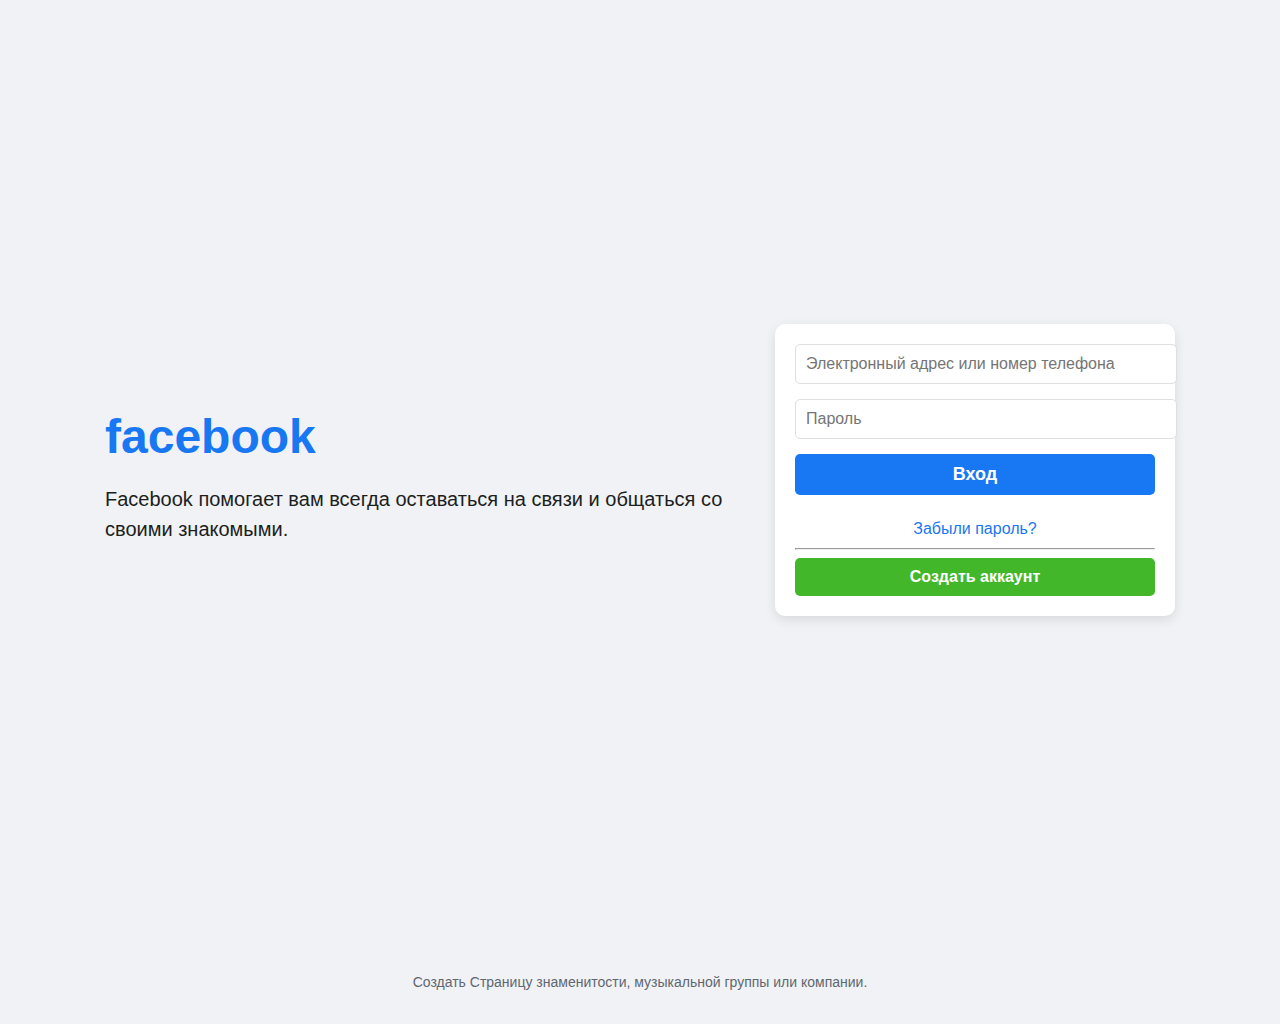
<file: LAB2/facebook/index.html>
<!DOCTYPE html>
<html lang="en">
<head>
    <meta charset="UTF-8">
    <meta name="viewport" content="width=device-width, initial-scale=1.0">
    <title>Facebook Login</title>
    <link rel="stylesheet" href="styles.css">
</head>
<body>
    <div class="container">
        <div class="left-section">
            <h1>facebook</h1>
            <p>Facebook помогает вам всегда оставаться на связи и общаться со своими знакомыми.</p>
        </div>
        <div class="right-section">
            <form class="login-form">
                <input type="text" placeholder="Электронный адрес или номер телефона" required>
                <input type="password" placeholder="Пароль" required>
                <button type="submit" class="login-button">Вход</button>
                <a href="#" class="forgot-password">Забыли пароль?</a>
                <hr>
                <button class="create-account-button">Создать аккаунт</button>
            </form>
        </div>
    </div>
    <footer>
        <p>Создать Страницу знаменитости, музыкальной группы или компании.</p>
    </footer>
</body>
</html>
</file>
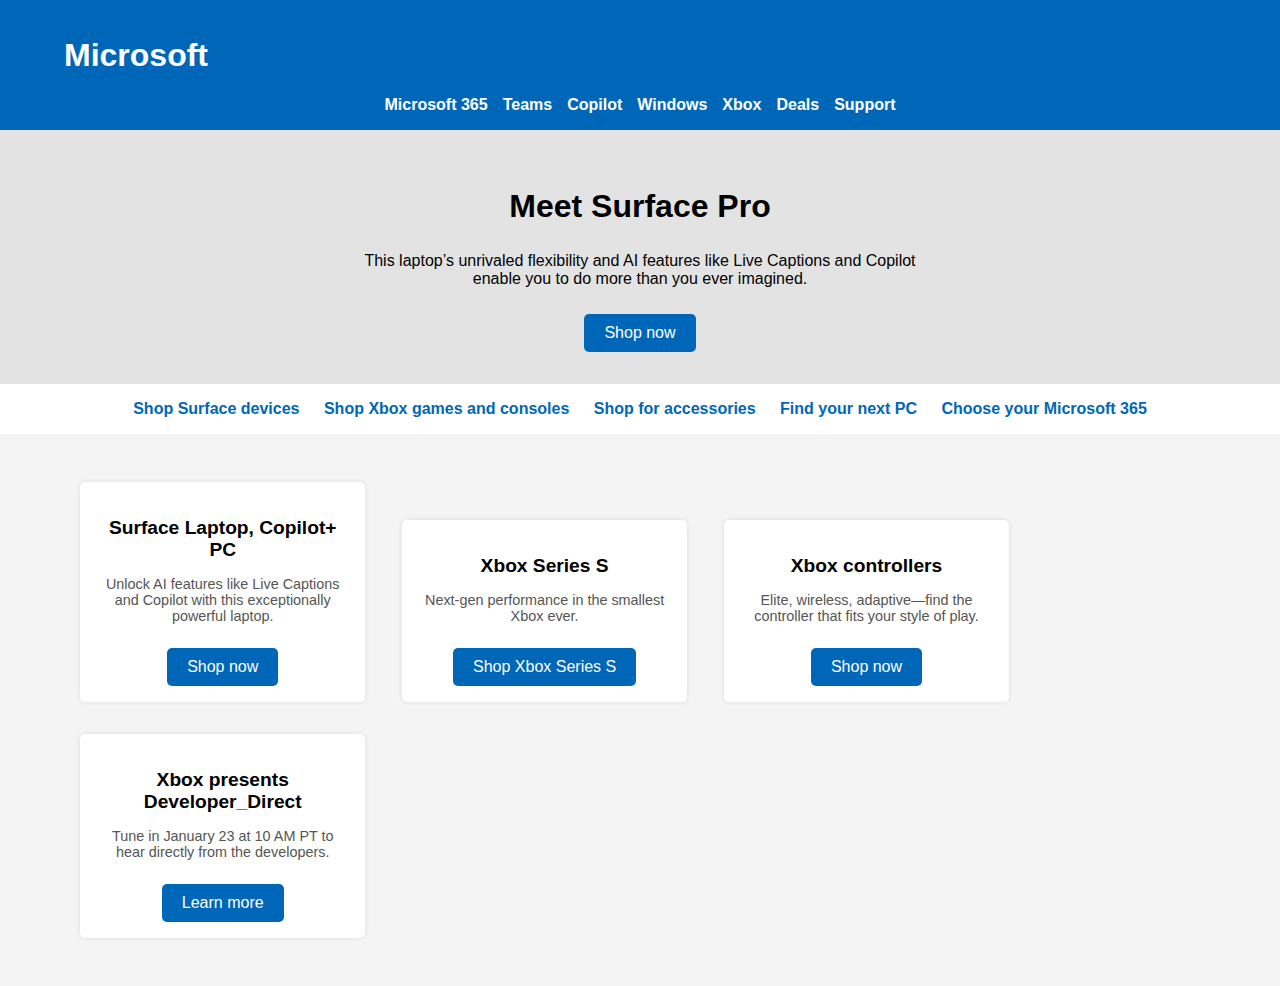
<file: LAB2/Microsoft/index.html>
<!DOCTYPE html>
<html lang="en">
<head>
    <meta charset="UTF-8">
    <meta name="viewport" content="width=device-width, initial-scale=1.0">
    <title>Microsoft Homepage</title>
    <link rel="stylesheet" href="style.css">
</head>
<body>
    <header class="top-bar">
        <div class="container">
            <h1>Microsoft</h1>
            <nav>
                <a href="#">Microsoft 365</a>
                <a href="#">Teams</a>
                <a href="#">Copilot</a>
                <a href="#">Windows</a>
                <a href="#">Xbox</a>
                <a href="#">Deals</a>
                <a href="#">Support</a>
            </nav>
        </div>
    </header>
    <main>
        <section class="hero">
            <div class="hero-content">
                <h2>Meet Surface Pro</h2>
                <p>This laptop’s unrivaled flexibility and AI features like Live Captions and Copilot enable you to do more than you ever imagined.</p>
                <a href="#" class="btn">Shop now</a>
            </div>
        </section>
        <section class="links">
            <div class="container">
                <a href="#">Shop Surface devices</a>
                <a href="#">Shop Xbox games and consoles</a>
                <a href="#">Shop for accessories</a>
                <a href="#">Find your next PC</a>
                <a href="#">Choose your Microsoft 365</a>
            </div>
        </section>
        <section class="products">
            <div class="container">
                <div class="product-card">
                    <h3>Surface Laptop, Copilot+ PC</h3>
                    <p>Unlock AI features like Live Captions and Copilot with this exceptionally powerful laptop.</p>
                    <a href="#" class="btn">Shop now</a>
                </div>
                <div class="product-card">
                    <h3>Xbox Series S</h3>
                    <p>Next-gen performance in the smallest Xbox ever.</p>
                    <a href="#" class="btn">Shop Xbox Series S</a>
                </div>
                <div class="product-card">
                    <h3>Xbox controllers</h3>
                    <p>Elite, wireless, adaptive—find the controller that fits your style of play.</p>
                    <a href="#" class="btn">Shop now</a>
                </div>
                <div class="product-card">
                    <h3>Xbox presents Developer_Direct</h3>
                    <p>Tune in January 23 at 10 AM PT to hear directly from the developers.</p>
                    <a href="#" class="btn">Learn more</a>
                </div>
            </div>
        </section>
    </main>
</body>
</html>
</file>
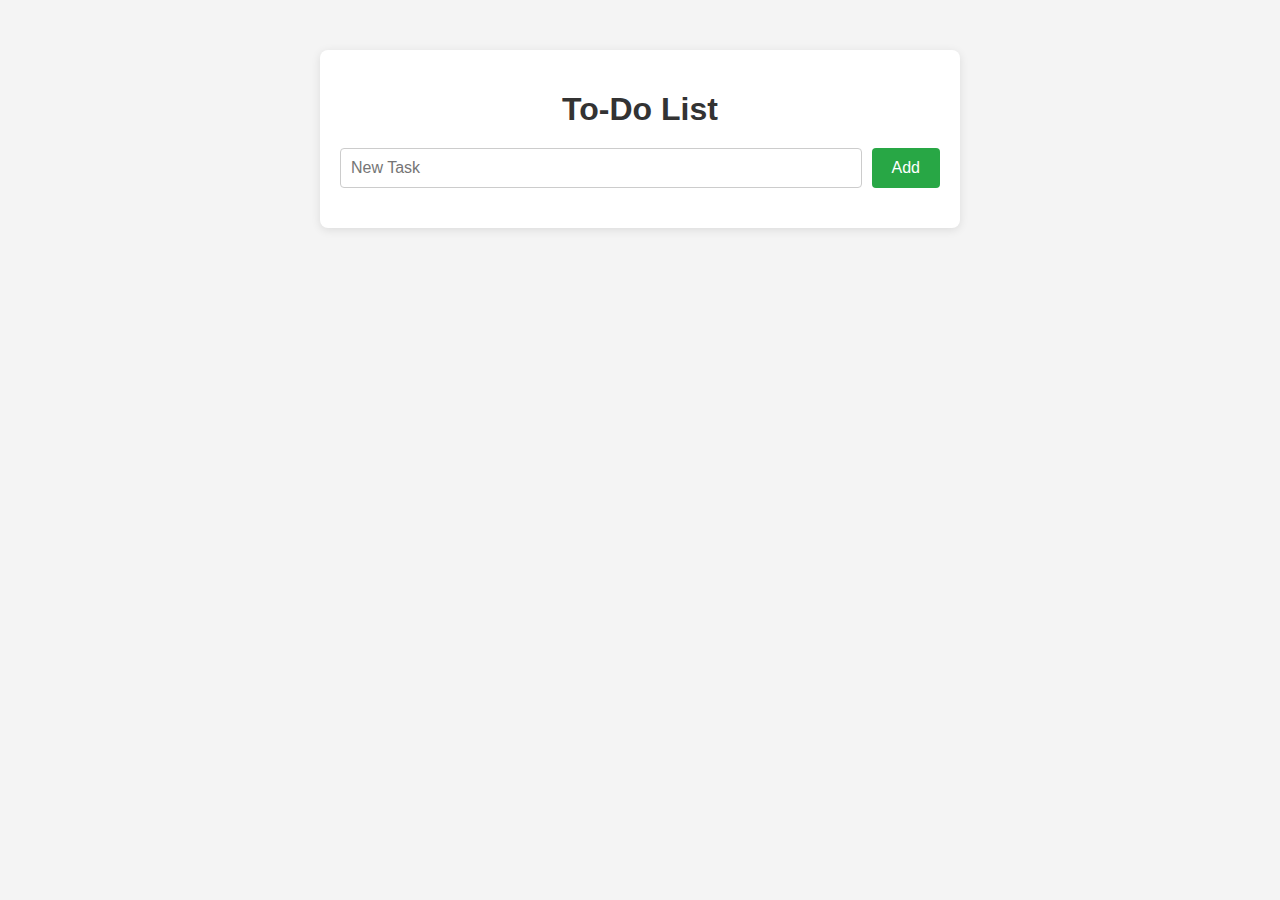
<file: LAB3/TO DO LIST/index.html>
<!DOCTYPE html>
<html lang="en">
<head>
    <meta charset="UTF-8">
    <meta name="viewport" content="width=device-width, initial-scale=1.0">
    <title>To-Do List</title>
    <link rel="stylesheet" href="styles.css">
</head>
<body>
    <div class="container">
        <h1>To-Do List</h1>
        <div class="task-input">
            <input type="text" id="new-task" placeholder="New Task">
            <button onclick="addTask()">Add</button>
        </div>
        <ul id="task-list"></ul>
    </div>
    <script src="script.js"></script>
</body>
</html>
</file>
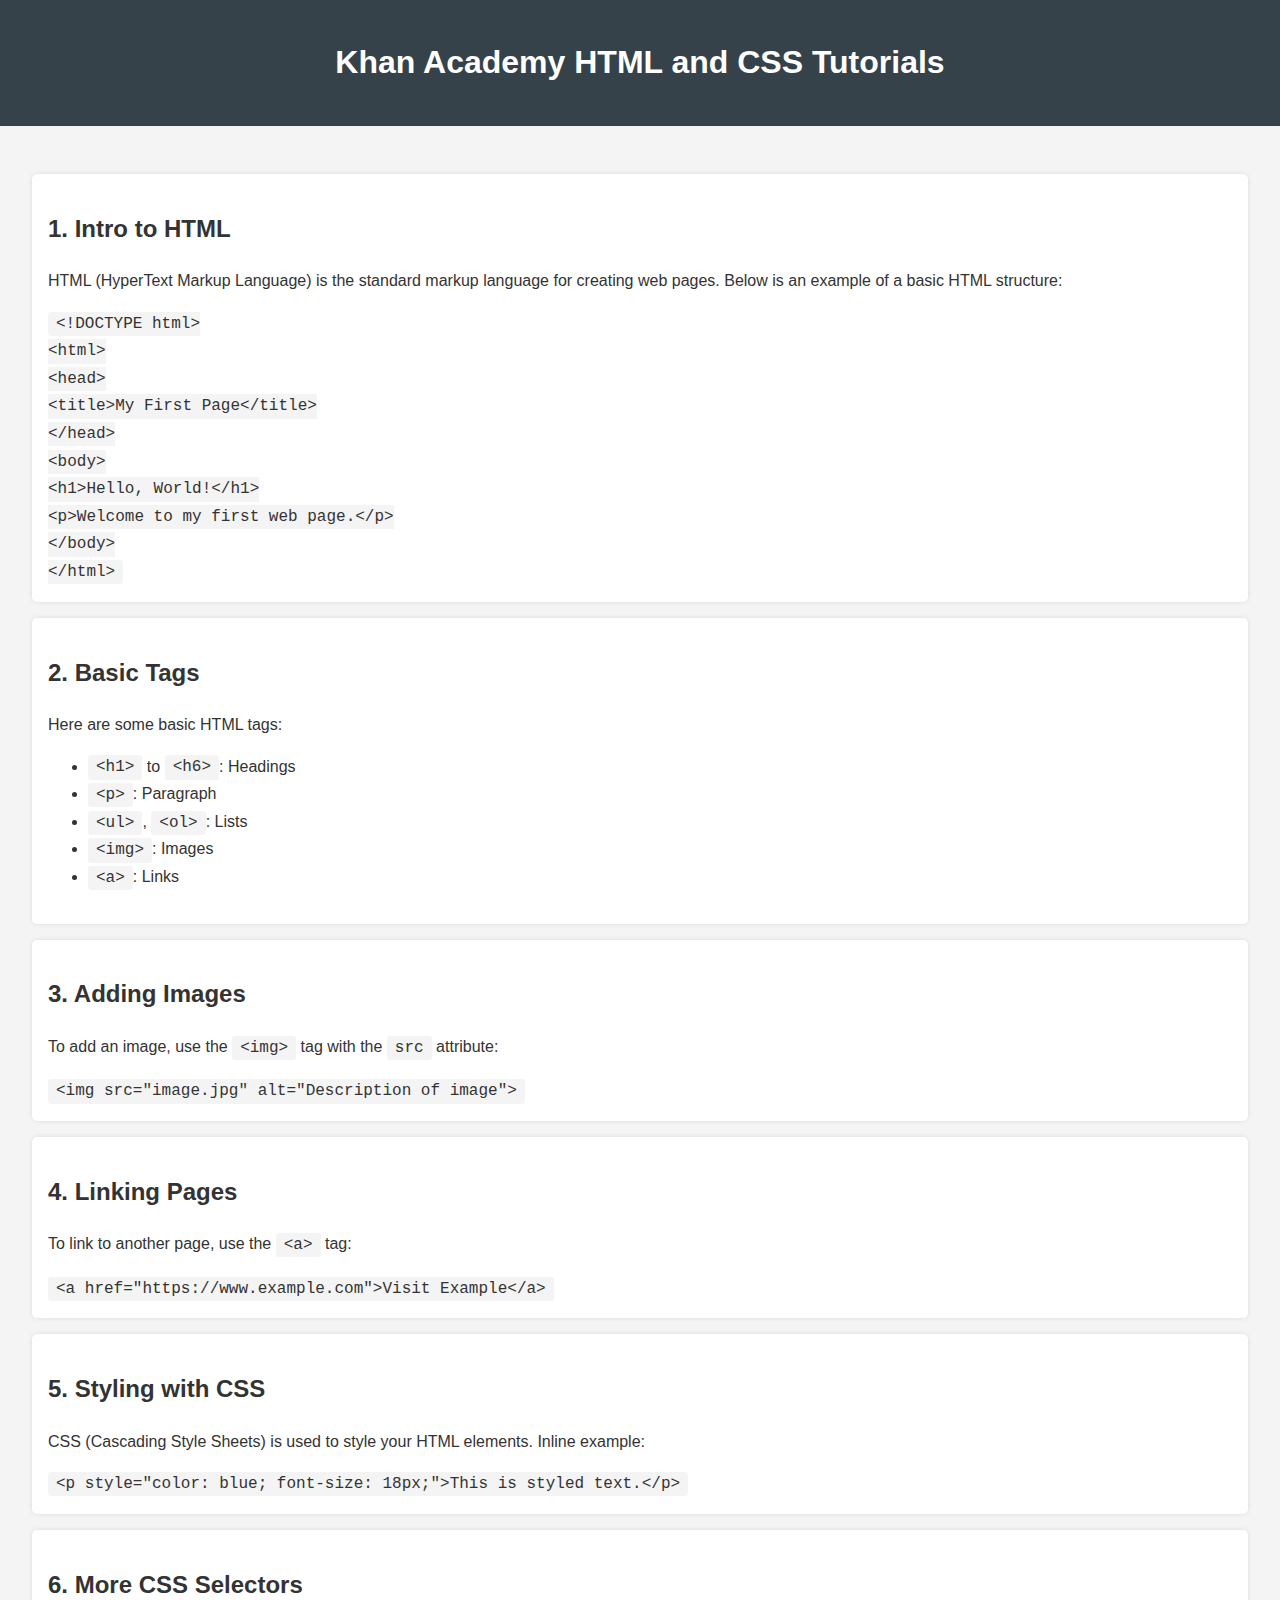
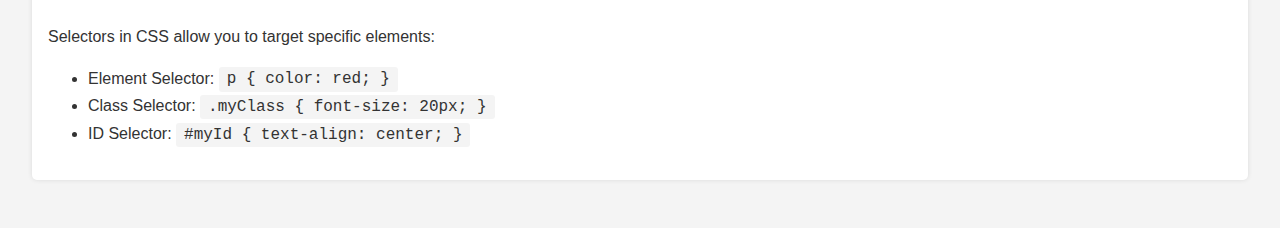
<file: LAB1/khanacademy/khan.html>
<!DOCTYPE html>
<html lang="en">
<head>
    <meta charset="UTF-8">
    <meta name="viewport" content="width=device-width, initial-scale=1.0">
    <title>Khan Academy HTML and CSS</title>
    <style>
        /* Basic CSS for styling */
        body {
            font-family: Arial, sans-serif;
            line-height: 1.6;
            margin: 0;
            padding: 0;
            background-color: #f4f4f4;
            color: #333;
        }

        header {
            background: #35424a;
            color: #ffffff;
            padding: 1rem 0;
            text-align: center;
        }

        section {
            padding: 2rem;
        }

        article {
            background: #ffffff;
            margin: 1rem 0;
            padding: 1rem;
            border-radius: 5px;
            box-shadow: 0 0 5px rgba(0, 0, 0, 0.1);
        }

        code {
            background: #f4f4f4;
            padding: 0.2rem 0.5rem;
            border-radius: 3px;
            font-family: "Courier New", Courier, monospace;
        }
    </style>
</head>
<body>
    <header>
        <h1>Khan Academy HTML and CSS Tutorials</h1>
    </header>

    <section>
        <article>
            <h2>1. Intro to HTML</h2>
            <p>HTML (HyperText Markup Language) is the standard markup language for creating web pages. Below is an example of a basic HTML structure:</p>
            <code>
                &lt;!DOCTYPE html&gt;<br>
                &lt;html&gt;<br>
                &lt;head&gt;<br>
                &lt;title&gt;My First Page&lt;/title&gt;<br>
                &lt;/head&gt;<br>
                &lt;body&gt;<br>
                &lt;h1&gt;Hello, World!&lt;/h1&gt;<br>
                &lt;p&gt;Welcome to my first web page.&lt;/p&gt;<br>
                &lt;/body&gt;<br>
                &lt;/html&gt;
            </code>
        </article>

        <article>
            <h2>2. Basic Tags</h2>
            <p>Here are some basic HTML tags:</p>
            <ul>
                <li><code>&lt;h1&gt;</code> to <code>&lt;h6&gt;</code>: Headings</li>
                <li><code>&lt;p&gt;</code>: Paragraph</li>
                <li><code>&lt;ul&gt;</code>, <code>&lt;ol&gt;</code>: Lists</li>
                <li><code>&lt;img&gt;</code>: Images</li>
                <li><code>&lt;a&gt;</code>: Links</li>
            </ul>
        </article>

        <article>
            <h2>3. Adding Images</h2>
            <p>To add an image, use the <code>&lt;img&gt;</code> tag with the <code>src</code> attribute:</p>
            <code>
                &lt;img src="image.jpg" alt="Description of image"&gt;
            </code>
        </article>

        <article>
            <h2>4. Linking Pages</h2>
            <p>To link to another page, use the <code>&lt;a&gt;</code> tag:</p>
            <code>
                &lt;a href="https://www.example.com"&gt;Visit Example&lt;/a&gt;
            </code>
        </article>

        <article>
            <h2>5. Styling with CSS</h2>
            <p>CSS (Cascading Style Sheets) is used to style your HTML elements. Inline example:</p>
            <code>
                &lt;p style="color: blue; font-size: 18px;"&gt;This is styled text.&lt;/p&gt;
            </code>
        </article>

        <article>
            <h2>6. More CSS Selectors</h2>
            <p>Selectors in CSS allow you to target specific elements:</p>
            <ul>
                <li>Element Selector: <code>p { color: red; }</code></li>
                <li>Class Selector: <code>.myClass { font-size: 20px; }</code></li>
                <li>ID Selector: <code>#myId { text-align: center; }</code></li>
            </ul>
        </article>
    </section>
</body>
</html>
</file>
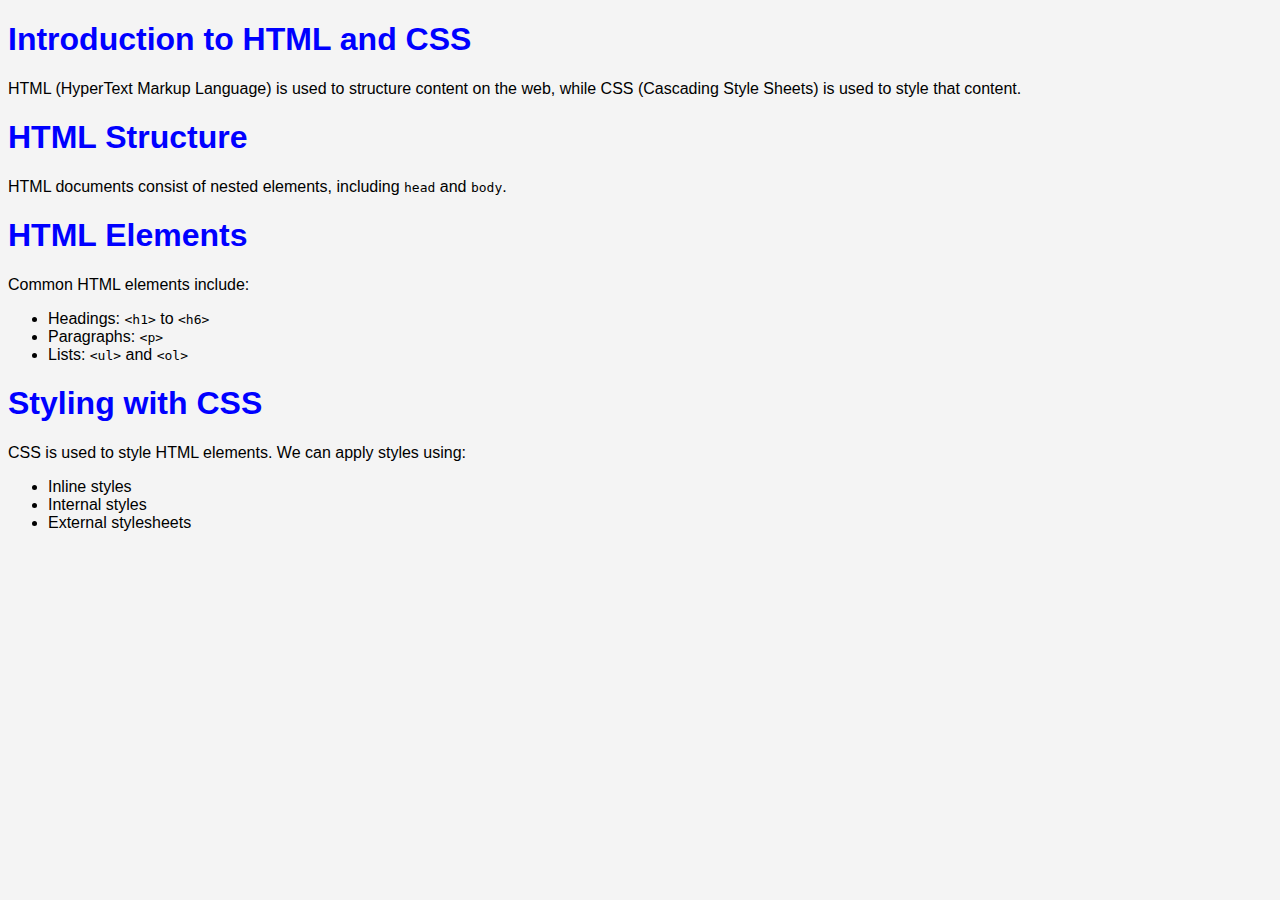
<file: LAB1/udacity/udacity.html>
<!-- ====================================== -->
<!-- Lesson 1: Introduction to HTML and CSS -->
<!DOCTYPE html>
<html>
<head>
    <title>Introduction to HTML and CSS</title>
</head>
<body>
    <h1>Introduction to HTML and CSS</h1>
    <p>HTML (HyperText Markup Language) is used to structure content on the web, while CSS (Cascading Style Sheets) is used to style that content.</p>
</body>
</html>

<!-- ====================================== -->
<!-- Lesson 2: HTML Structure -->
<!DOCTYPE html>
<html>
<head>
    <title>HTML Structure</title>
</head>
<body>
    <h1>HTML Structure</h1>
    <p>HTML documents consist of nested elements, including <code>head</code> and <code>body</code>.</p>
</body>
</html>

<!-- ====================================== -->
<!-- Lesson 3: HTML Elements -->
<!DOCTYPE html>
<html>
<head>
    <title>HTML Elements</title>
</head>
<body>
    <h1>HTML Elements</h1>
    <p>Common HTML elements include:</p>
    <ul>
        <li>Headings: <code>&lt;h1&gt;</code> to <code>&lt;h6&gt;</code></li>
        <li>Paragraphs: <code>&lt;p&gt;</code></li>
        <li>Lists: <code>&lt;ul&gt;</code> and <code>&lt;ol&gt;</code></li>
    </ul>
</body>
</html>

<!-- ====================================== -->
<!-- Lesson 4: Styling with CSS -->
<!DOCTYPE html>
<html>
<head>
    <title>Styling with CSS</title>
    <style>
        body {
            font-family: Arial, sans-serif;
            background-color: #f4f4f4;
        }
        h1 {
            color: blue;
        }
    </style>
</head>
<body>
    <h1>Styling with CSS</h1>
    <p>CSS is used to style HTML elements. We can apply styles using:</p>
    <ul>
        <li>Inline styles</li>
        <li>Internal styles</li>
        <li>External stylesheets</li>
    </ul>
</body>
</html>
</file>
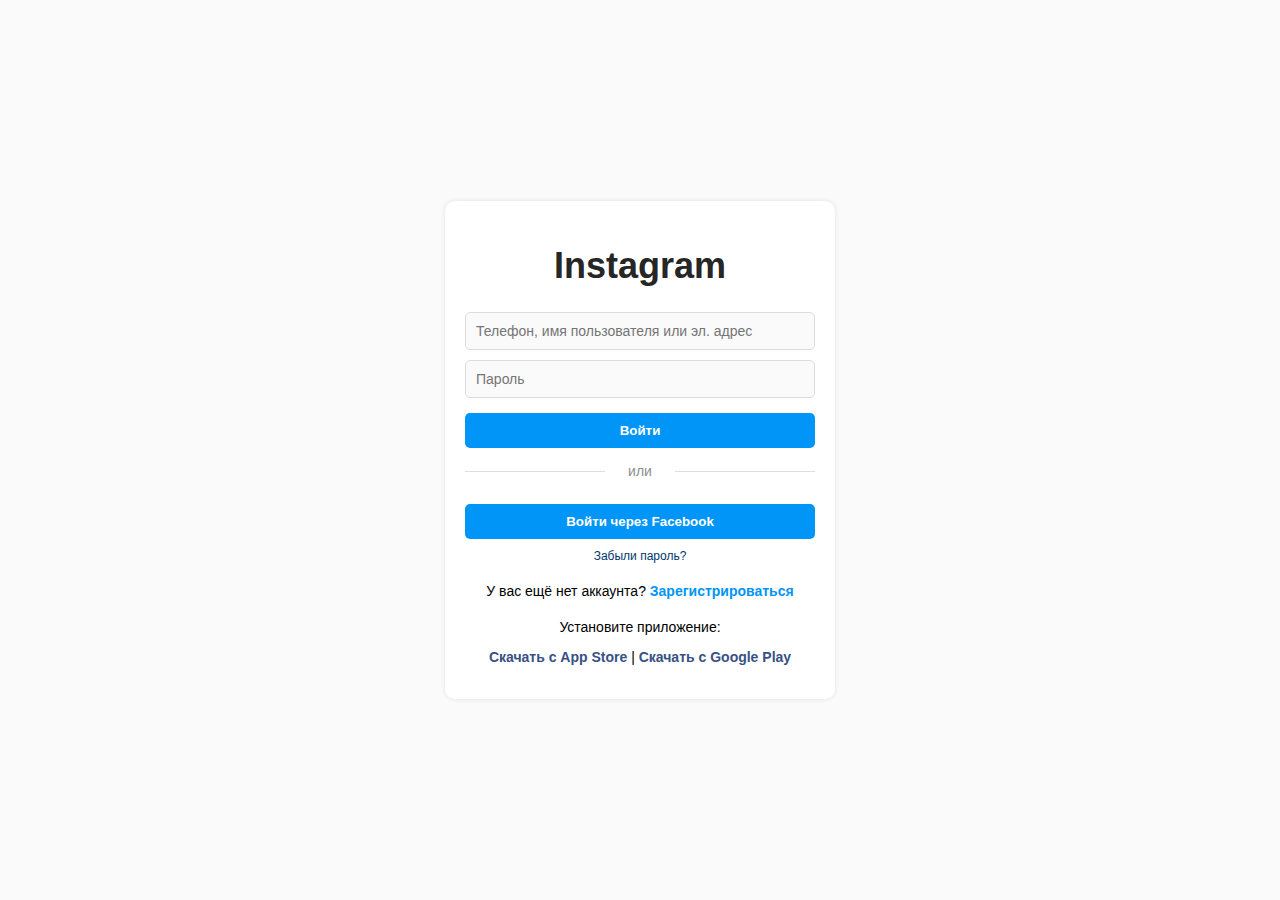
<file: LAB2/IG/ig.html>
<!DOCTYPE html>
<html lang="en">
<head>
    <meta charset="UTF-8">
    <meta name="viewport" content="width=device-width, initial-scale=1.0">
    <title>Instagram Login</title>
    <link rel="stylesheet" href="style.css">
</head>
<body>
    <div class="login-container">
        <h1 class="logo">Instagram</h1>
        <form class="login-form">
            <input type="text" placeholder="Телефон, имя пользователя или эл. адрес" required>
            <input type="password" placeholder="Пароль" required>
            <button type="submit">Войти</button>
            <div class="divider">или</div>
            <button class="facebook-login" type="button">Войти через Facebook</button>
            <a href="#" class="forgot-password">Забыли пароль?</a>
        </form>
        <div class="signup">
            <p>У вас ещё нет аккаунта? <a href="#">Зарегистрироваться</a></p>
        </div>
        <div class="download-app">
            <p>Установите приложение:</p>
            <p>
                <a href="#">Скачать с App Store</a> | 
                <a href="#">Скачать с Google Play</a>
            </p>
        </div>
    </div>
</body>
</html>
</file>
<file: LAB2/facebook/styles.css>
body {
    margin: 0;
    padding: 0;
    font-family: Arial, sans-serif;
    background-color: #f0f2f5;
    color: #1c1e21;
}


.container {
    display: flex;
    justify-content: center;
    align-items: center;
    min-height: 100vh;
    padding: 20px;
}


.left-section {
    max-width: 50%;
    text-align: left;
    margin-right: 50px;
}

.left-section h1 {
    color: #1877f2;
    font-size: 48px;
    margin-bottom: 10px;
}

.left-section p {
    font-size: 20px;
    line-height: 1.5;
}


.right-section {
    background: white;
    padding: 20px;
    border-radius: 10px;
    box-shadow: 0 4px 12px rgba(0, 0, 0, 0.1);
    width: 100%;
    max-width: 360px;
}

.login-form input {
    width: 100%;
    padding: 10px;
    margin-bottom: 15px;
    border: 1px solid #dddfe2;
    border-radius: 5px;
    font-size: 16px;
}

.login-button {
    width: 100%;
    padding: 10px;
    background-color: #1877f2;
    color: white;
    font-size: 18px;
    font-weight: bold;
    border: none;
    border-radius: 5px;
    cursor: pointer;
    margin-bottom: 15px;
}

.login-button:hover {
    background-color: #165eab;
}

.forgot-password {
    display: block;
    text-align: center;
    margin: 10px 0;
    color: #1877f2;
    text-decoration: none;
}

.forgot-password:hover {
    text-decoration: underline;
}

.create-account-button {
    width: 100%;
    padding: 10px;
    background-color: #42b72a;
    color: white;
    font-size: 16px;
    font-weight: bold;
    border: none;
    border-radius: 5px;
    cursor: pointer;
}

.create-account-button:hover {
    background-color: #36a420;
}

footer {
    text-align: center;
    padding: 20px;
    font-size: 14px;
    color: #606770;
}
</file>
<file: LAB2/Microsoft/style.css>
body {
    font-family: Arial, sans-serif;
    margin: 0;
    padding: 0;
    background-color: #f4f4f4;
}

.container {
    width: 90%;
    margin: 0 auto;
}

.top-bar {
    background-color: #0067b8;
    color: white;
    padding: 1rem 0;
}

.top-bar nav {
    display: flex;
    justify-content: center;
    gap: 15px;
}

.top-bar nav a {
    color: white;
    text-decoration: none;
    font-weight: bold;
}

.hero {
    background-color: #e3e3e3;
    text-align: center;
    padding: 2rem 0;
}

.hero h2 {
    font-size: 2rem;
}

.hero-content {
    max-width: 600px;
    margin: 0 auto;
}

.btn {
    display: inline-block;
    background-color: #0067b8;
    color: white;
    padding: 10px 20px;
    margin-top: 10px;
    text-decoration: none;
    border-radius: 5px;
}

.links {
    background-color: #fff;
    padding: 1rem 0;
    text-align: center;
}

.links a {
    margin: 0 10px;
    text-decoration: none;
    color: #0067b8;
    font-weight: bold;
}

.products {
    padding: 2rem 0;
}

.product-card {
    background: white;
    margin: 1rem;
    padding: 1rem;
    border-radius: 5px;
    box-shadow: 0 0 5px rgba(0, 0, 0, 0.1);
    text-align: center;
    display: inline-block;
    width: 22%;
}

.product-card h3 {
    font-size: 1.2rem;
    margin-bottom: 10px;
}

.product-card p {
    font-size: 0.9rem;
    color: #555;
}
</file>
<file: LAB3/TO DO LIST/styles.css>
body {
    font-family: Arial, sans-serif;
    margin: 0;
    padding: 0;
    background-color: #f4f4f4;
    color: #333;
}

.container {
    width: 100%;
    max-width: 600px;
    margin: 50px auto;
    background: #fff;
    padding: 20px;
    border-radius: 8px;
    box-shadow: 0 2px 10px rgba(0, 0, 0, 0.1);
}

h1 {
    text-align: center;
    margin-bottom: 20px;
}

.task-input {
    display: flex;
    margin-bottom: 20px;
}

.task-input input {
    flex: 1;
    padding: 10px;
    font-size: 16px;
    border: 1px solid #ccc;
    border-radius: 4px;
}

.task-input button {
    padding: 10px 20px;
    font-size: 16px;
    border: none;
    background: #28a745;
    color: white;
    border-radius: 4px;
    cursor: pointer;
    margin-left: 10px;
}

.task-input button:hover {
    background: #218838;
}

ul {
    list-style-type: none;
    padding: 0;
}

li {
    display: flex;
    justify-content: space-between;
    align-items: center;
    padding: 10px;
    border: 1px solid #ddd;
    margin-bottom: 10px;
    border-radius: 4px;
    background: #f9f9f9;
}

li.completed {
    text-decoration: line-through;
    color: #aaa;
}

.delete-btn {
    background: #dc3545;
    color: white;
    border: none;
    padding: 5px 10px;
    border-radius: 4px;
    cursor: pointer;
}

.delete-btn:hover {
    background: #c82333;
}
</file>
<file: LAB2/IG/style.css>
body {
    font-family: Arial, sans-serif;
    background-color: #fafafa;
    display: flex;
    justify-content: center;
    align-items: center;
    min-height: 100vh;
    margin: 0;
}

.login-container {
    width: 350px;
    background: #fff;
    padding: 20px;
    box-shadow: 0 0 5px rgba(0, 0, 0, 0.1);
    border-radius: 10px;
    text-align: center;
}

.logo {
    font-family: 'Arial', sans-serif;
    font-size: 36px;
    margin-bottom: 20px;
    color: #262626;
}

.login-form {
    display: flex;
    flex-direction: column;
}

.login-form input {
    margin: 5px 0;
    padding: 10px;
    font-size: 14px;
    border: 1px solid #ddd;
    border-radius: 5px;
    background: #fafafa;
}

.login-form button {
    margin-top: 10px;
    padding: 10px;
    background-color: #0095f6;
    color: #fff;
    font-weight: bold;
    border: none;
    border-radius: 5px;
    cursor: pointer;
}

.login-form button:hover {
    background-color: #0077cc;
}

.divider {
    margin: 15px 0;
    position: relative;
    color: #8e8e8e;
    font-size: 14px;
}

.divider::before, .divider::after {
    content: '';
    position: absolute;
    top: 50%;
    width: 40%;
    height: 1px;
    background: #ddd;
}

.divider::before {
    left: 0;
}

.divider::after {
    right: 0;
}

.facebook-login {
    margin-top: 10px;
    background: none;
    border: none;
    color: #385185;
    font-weight: bold;
    cursor: pointer;
}

.forgot-password {
    margin-top: 10px;
    font-size: 12px;
    color: #00376b;
    text-decoration: none;
}

.signup {
    margin-top: 20px;
    font-size: 14px;
}

.signup a {
    color: #0095f6;
    text-decoration: none;
    font-weight: bold;
}

.download-app {
    margin-top: 20px;
    font-size: 14px;
}

.download-app a {
    color: #385185;
    text-decoration: none;
    font-weight: bold;
}
</file>
